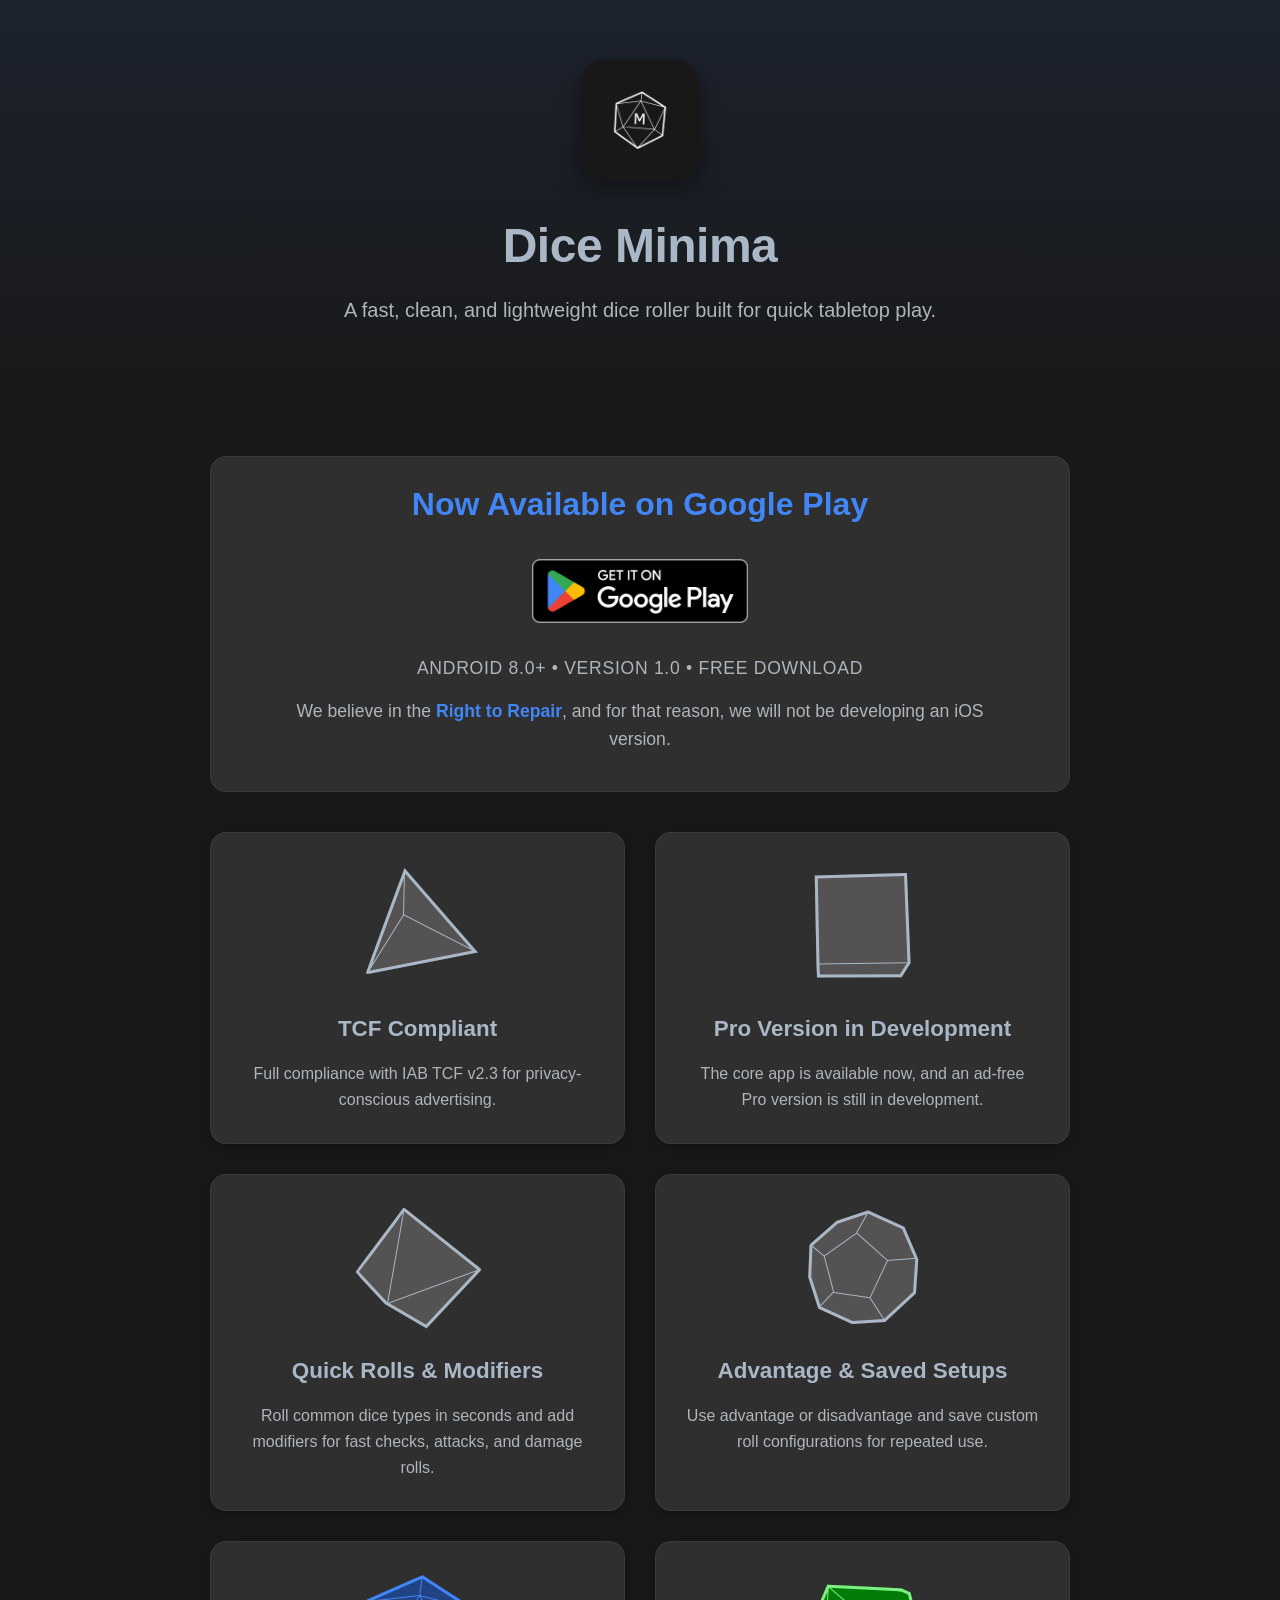
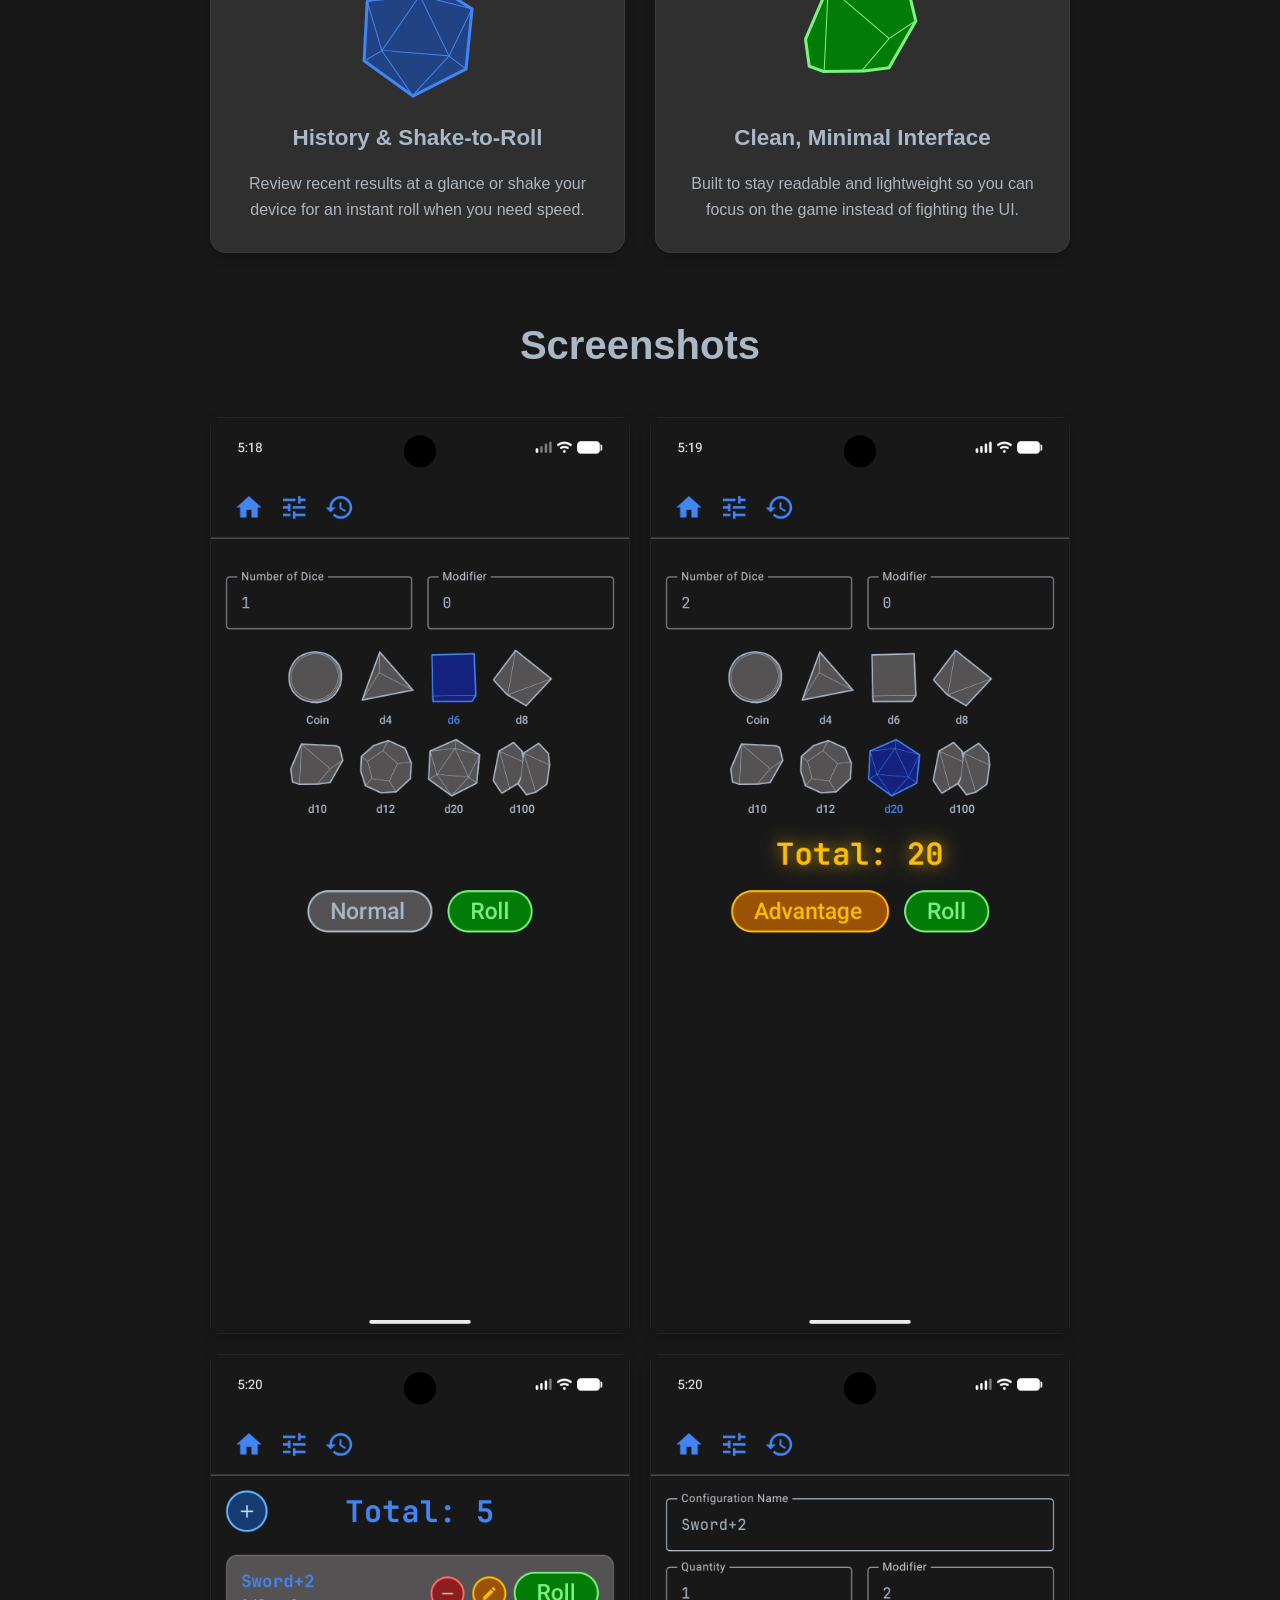
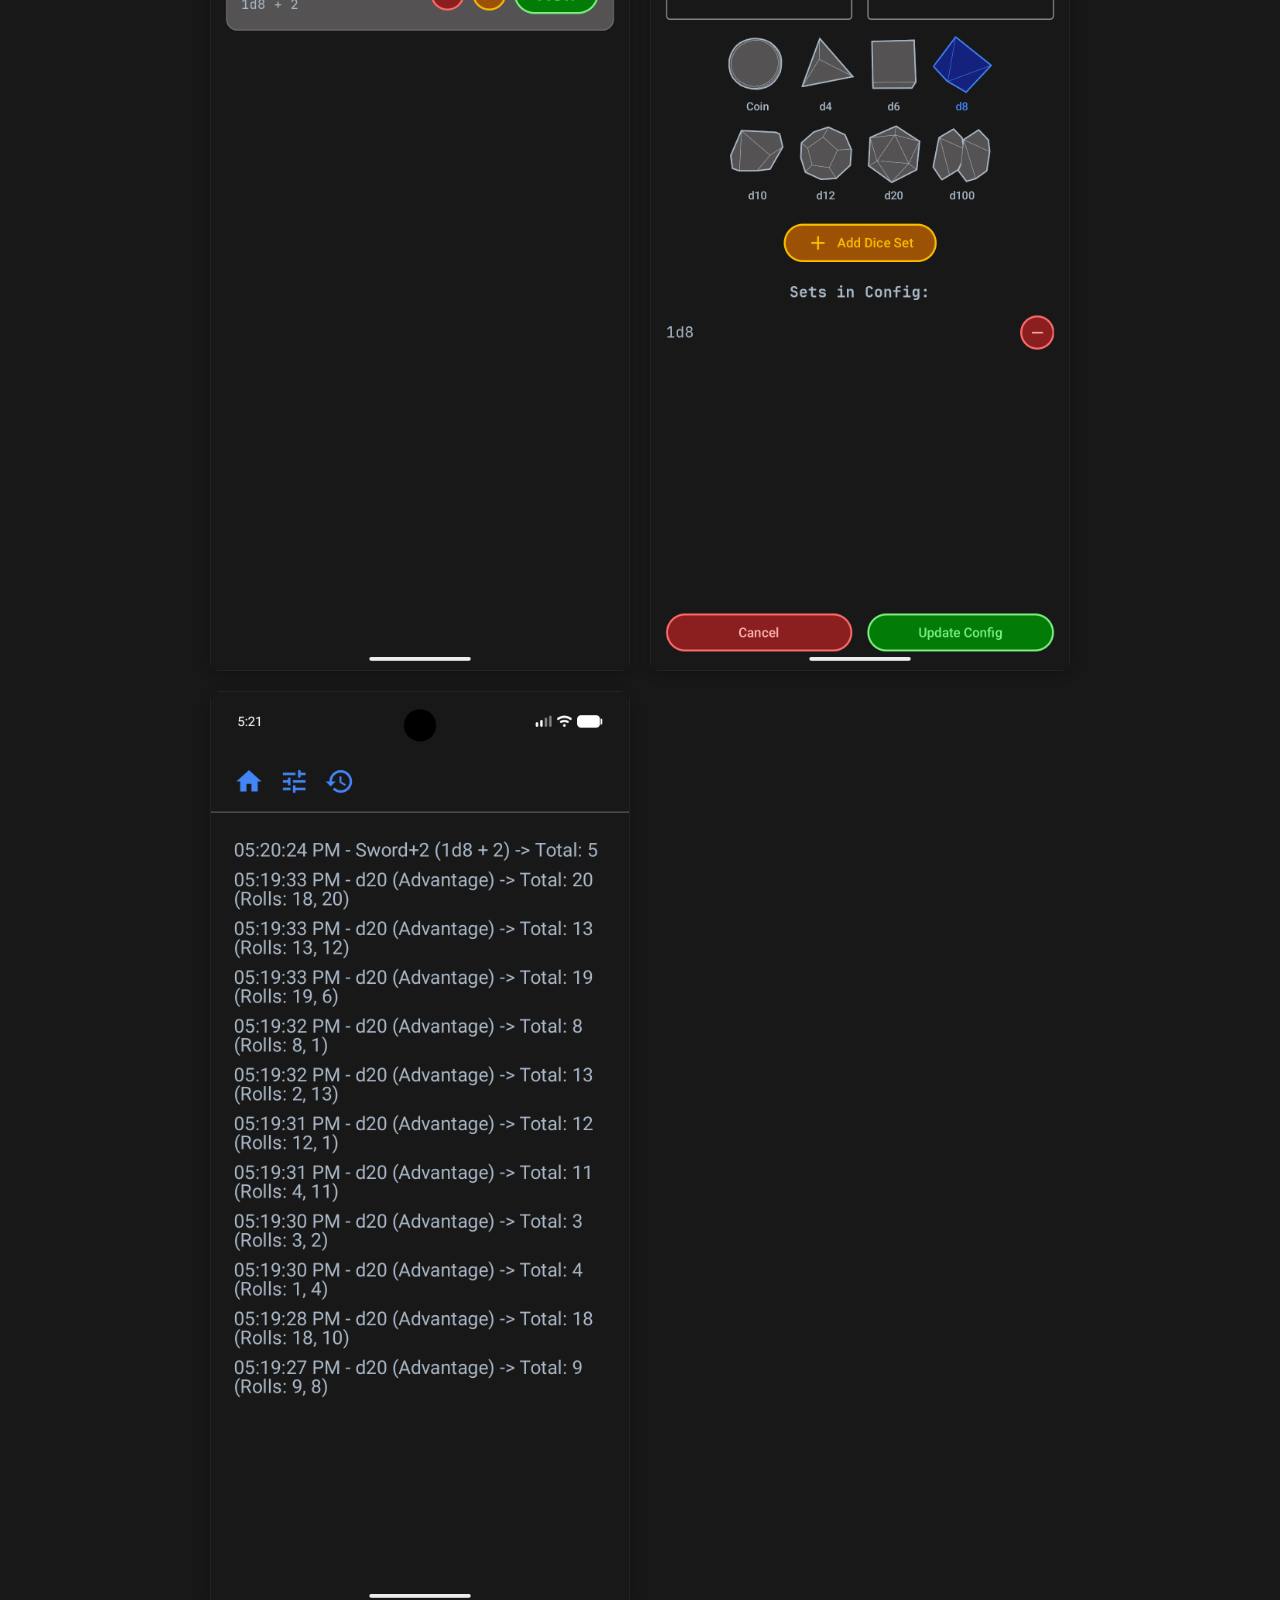
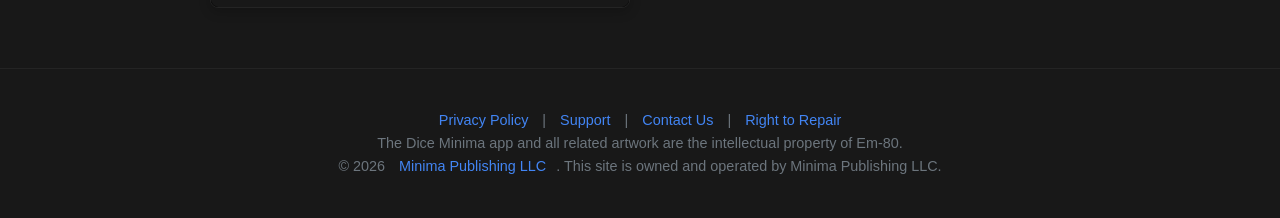
<file: index.html>
<!DOCTYPE html>
<html lang="en">
<head>
    <meta charset="UTF-8">
    <meta name="viewport" content="width=device-width, initial-scale=1.0">
    
    <title>Dice Minima | Fast Digital Dice Roller for Android</title>
    <meta name="title" content="Dice Minima | Fast Digital Dice Roller for Android">
    <meta name="description" content="Fast, clean, and lightweight dice rolling for tabletop play on Android. Roll common dice, add modifiers, save custom setups, and review recent results.">
    <meta name="keywords" content="Dice Minima, dice roller, Android, TTRPG, DnD, tabletop RPG, digital dice, advantage, disadvantage">
    <link rel="canonical" href="https://diceminima.com/">

    <meta property="og:type" content="website">
    <meta property="og:url" content="https://diceminima.com/">
    <meta property="og:title" content="Dice Minima | Fast Digital Dice Roller for Android">
    <meta property="og:description" content="A fast, clean, and lightweight dice roller for quick tabletop play. Now available on Google Play.">
    <meta property="og:image" content="https://diceminima.com/assets/img/iconappstore.png">

    <meta property="twitter:card" content="summary_large_image">
    <meta property="twitter:url" content="https://diceminima.com/">
    <meta property="twitter:title" content="Dice Minima | Fast Digital Dice Roller for Android">
    <meta property="twitter:description" content="Fast, clean, and lightweight dice rolling for tabletop play. Download Dice Minima on Google Play.">
    <meta property="twitter:image" content="https://diceminima.com/assets/img/iconappstore.png">

    <link rel="stylesheet" href="assets/css/style.css">
    <link rel="icon" href="assets/img/iconappstore.png">
</head>
<body>

    <header>
        <img src="assets/img/iconappstore.png" alt="Dice Minima App Icon" class="app-icon">
        <h1>Dice Minima</h1>
        <p class="subtitle">A fast, clean, and lightweight dice roller built for quick tabletop play.</p>
    </header>

    <main class="container">
        <section class="release-stack">
            <div class="release-info download-card">
                <h2>Now Available on Google Play</h2>
                <div class="hero-actions">
                    <a class="store-badge-link" href="https://play.google.com/store/apps/details?id=com.em_80.Dice_Minima" target="_blank" rel="noopener noreferrer" aria-label="Get Dice Minima on Google Play">
                        <img class="store-badge google-play-badge" src="assets/img/GetItOnGooglePlay_Badge_Web_color_English.png" alt="Get it on Google Play">
                    </a>
                </div>
                <p class="release-meta">Android 8.0+ • Version 1.0 • Free download</p>
                <p>We believe in the <a href="right-to-repair.html">Right to Repair</a>, and for that reason, we will not be developing an iOS version.</p>
            </div>
        </section>
        <section class="features">
            <!-- Feature 1: TCF Compliant -->
            <div class="feature-card">
                <div class="die-container">
                    <div class="die-layer die-field" style="--die-field-tint: #545252; -webkit-mask-position: -128px 0px; mask-position: -128px 0px;"></div>
                    <div class="die-layer die-outline" style="--die-outline-tint: #A9B7C6; -webkit-mask-position: -128px 0px; mask-position: -128px 0px;"></div>
                </div>
                <h3>TCF Compliant</h3>
                <p>Full compliance with IAB TCF v2.3 for privacy-conscious advertising.</p>
            </div>

            <!-- Feature 2: Pro Version -->
            <div class="feature-card">
                <div class="die-container">
                    <div class="die-layer die-field" style="--die-field-tint: #545252; -webkit-mask-position: -256px 0px; mask-position: -256px 0px;"></div>
                    <div class="die-layer die-outline" style="--die-outline-tint: #A9B7C6; -webkit-mask-position: -256px 0px; mask-position: -256px 0px;"></div>
                </div>
                <h3>Pro Version in Development</h3>
                <p>The core app is available now, and an ad-free Pro version is still in development.</p>
            </div>

            <!-- Feature 3: Quick Rolls -->
            <div class="feature-card">
                <div class="die-container">
                    <div class="die-layer die-field" style="--die-field-tint: #545252; -webkit-mask-position: -384px 0px; mask-position: -384px 0px;"></div>
                    <div class="die-layer die-outline" style="--die-outline-tint: #A9B7C6; -webkit-mask-position: -384px 0px; mask-position: -384px 0px;"></div>
                </div>
                <h3>Quick Rolls & Modifiers</h3>
                <p>Roll common dice types in seconds and add modifiers for fast checks, attacks, and damage rolls.</p>
            </div>

            <!-- Feature 4: Saved Setups -->
            <div class="feature-card">
                <div class="die-container">
                    <div class="die-layer die-field" style="--die-field-tint: #545252; -webkit-mask-position: -640px 0px; mask-position: -640px 0px;"></div>
                    <div class="die-layer die-outline" style="--die-outline-tint: #A9B7C6; -webkit-mask-position: -640px 0px; mask-position: -640px 0px;"></div>
                </div>
                <h3>Advantage & Saved Setups</h3>
                <p>Use advantage or disadvantage and save custom roll configurations for repeated use.</p>
            </div>

            <!-- Feature 5: History and Shake -->
            <div class="feature-card">
                <div class="die-container">
                    <div class="die-layer die-field" style="--die-field-tint: #214283; -webkit-mask-position: -768px 0px; mask-position: -768px 0px;"></div>
                    <div class="die-layer die-outline" style="--die-outline-tint: #4285F4; -webkit-mask-position: -768px 0px; mask-position: -768px 0px;"></div>
                </div>
                <h3>History & Shake-to-Roll</h3>
                <p>Review recent results at a glance or shake your device for an instant roll when you need speed.</p>
            </div>

            <!-- Feature 6: Minimal Interface -->
            <div class="feature-card">
                <div class="die-container">
                    <div class="die-layer die-field" style="--die-field-tint: #027C07; -webkit-mask-position: -512px 0px; mask-position: -512px 0px;"></div>
                    <div class="die-layer die-outline" style="--die-outline-tint: #7EEF83; -webkit-mask-position: -512px 0px; mask-position: -512px 0px;"></div>
                </div>
                <h3>Clean, Minimal Interface</h3>
                <p>Built to stay readable and lightweight so you can focus on the game instead of fighting the UI.</p>
            </div>
        </section>

        <section class="screenshots">
            <h2>Screenshots</h2>
            <div class="screenshot-gallery">
                <img src="assets/img/diceminima_screenshots/Screenshot_20260813_171838.png" alt="Dice Minima screenshot showing the main dice rolling interface">
                <img src="assets/img/diceminima_screenshots/Screenshot_20260813_172000.png" alt="Dice Minima screenshot showing recent roll history and controls">
                <img src="assets/img/diceminima_screenshots/Screenshot_20260813_172053.png" alt="Dice Minima screenshot showing a roll result and app layout">
                <img src="assets/img/diceminima_screenshots/Screenshot_20260813_172106.png" alt="Dice Minima screenshot showing additional dice rolling options">
                <img src="assets/img/diceminima_screenshots/Screenshot_20260813_172119.png" alt="Dice Minima screenshot showing the interface on another app screen">
            </div>
        </section>
    </main>

    <footer>
        <p><a href="privacy.html">Privacy Policy</a> | <a href="support.html">Support</a> | <a href="contact.html">Contact Us</a> | <a href="right-to-repair.html">Right to Repair</a></p>
        <p>The Dice Minima app and all related artwork are the intellectual property of Em-80.</p>
        <p>&copy; 2026 <a href="https://minimapublishing.com/">Minima Publishing LLC</a>. This site is owned and operated by Minima Publishing LLC.</p>
    </footer>

</body>
</html>
</file>
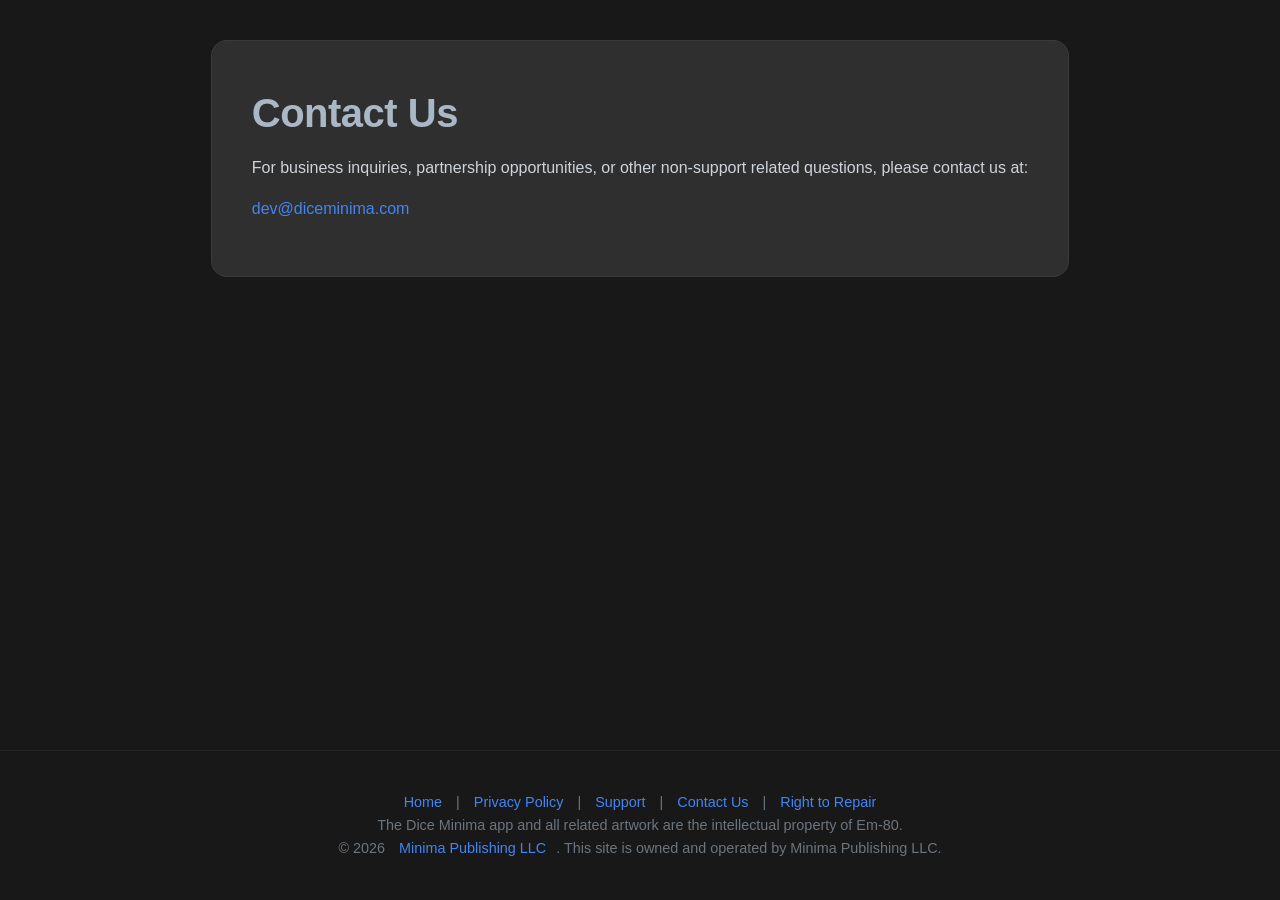
<file: contact.html>
<!DOCTYPE html>
<html lang="en">
<head>
    <meta charset="UTF-8">
    <meta name="viewport" content="width=device-width, initial-scale=1.0">
    <title>Contact Us - Dice Minima</title>
    <link rel="stylesheet" href="assets/css/style.css">
    <link rel="icon" href="assets/img/iconappstore.png">
</head>
<body>

    <main class="container">
        <div class="privacy-content">
            <h1>Contact Us</h1>
            <p>For business inquiries, partnership opportunities, or other non-support related questions, please contact us at:</p>
            <p><a href="mailto:dev@diceminima.com">dev@diceminima.com</a></p>
        </div>
    </main>

    <footer>
        <p><a href="index.html">Home</a> | <a href="privacy.html">Privacy Policy</a> | <a href="support.html">Support</a> | <a href="contact.html">Contact Us</a> | <a href="right-to-repair.html">Right to Repair</a></p>
        <p>The Dice Minima app and all related artwork are the intellectual property of Em-80.</p>
        <p>&copy; 2026 <a href="https://minimapublishing.com/">Minima Publishing LLC</a>. This site is owned and operated by Minima Publishing LLC.</p>
    </footer>

</body>
</html>
</file>
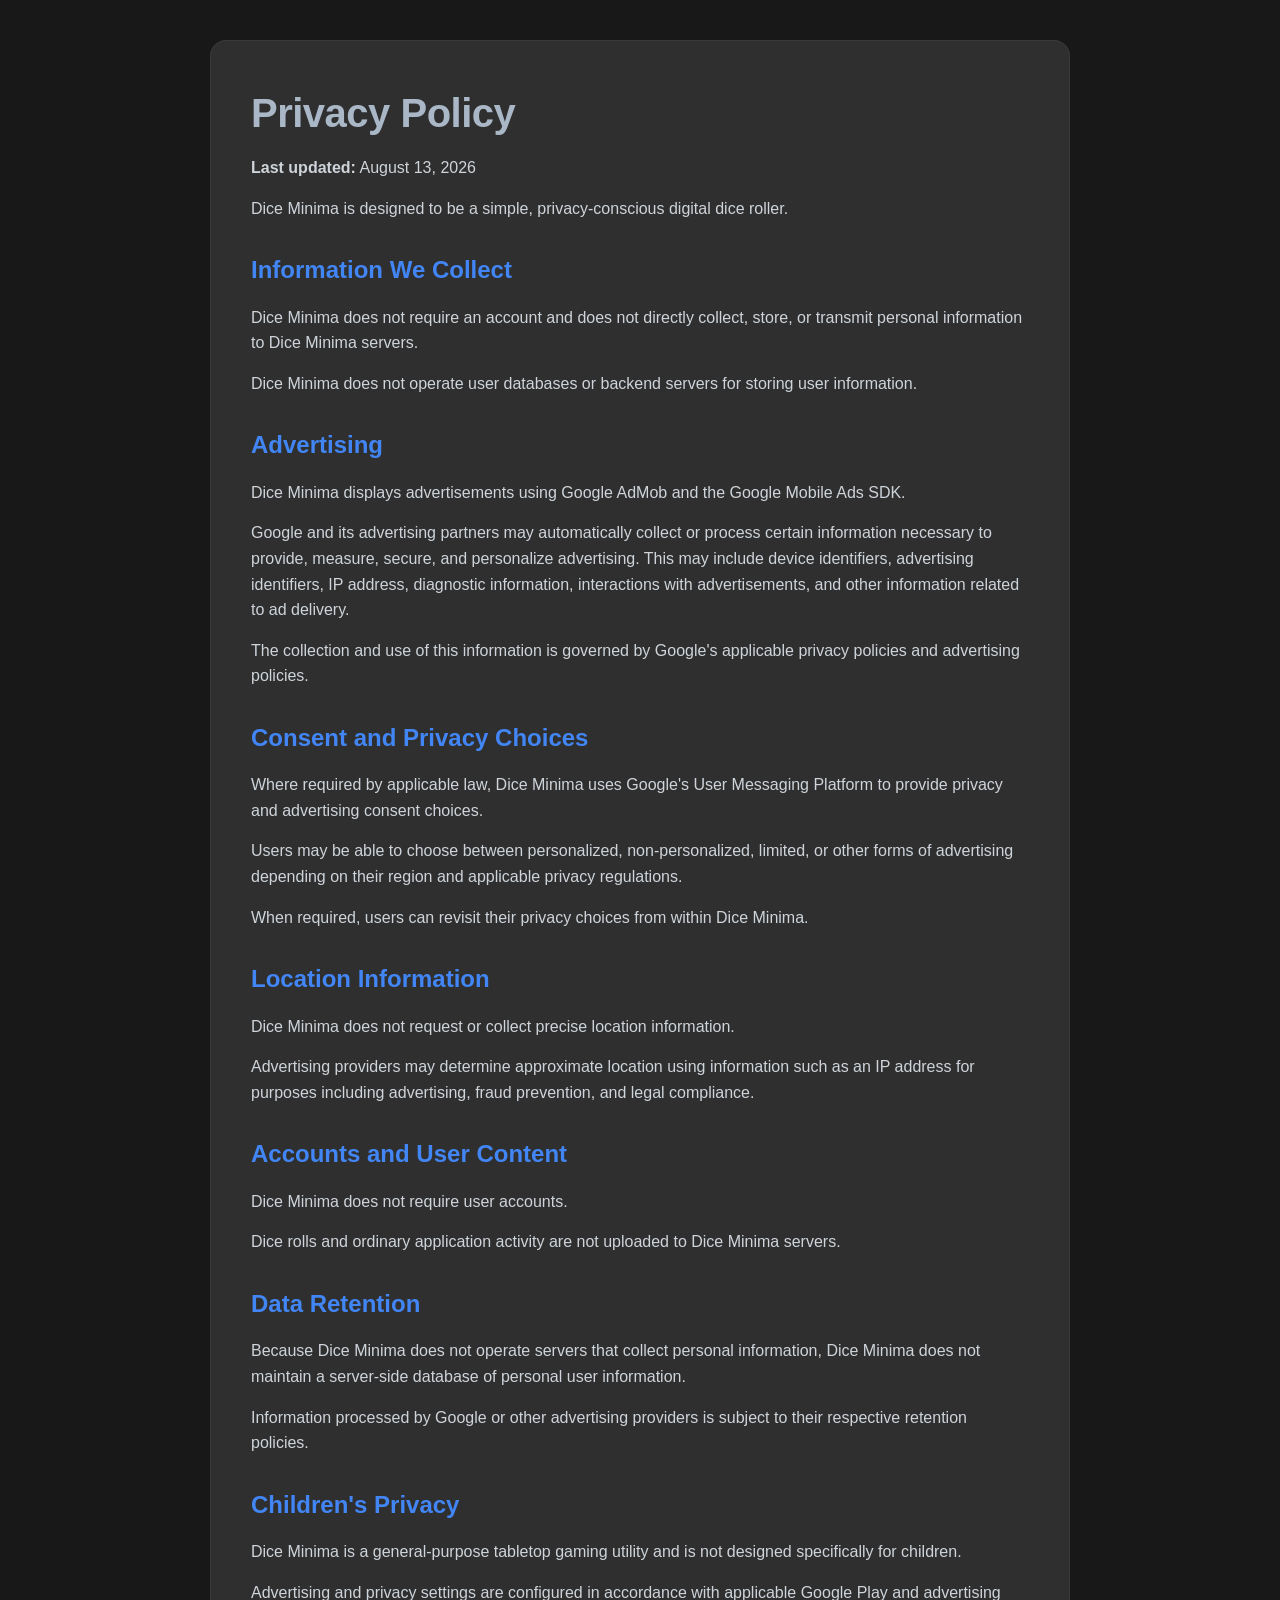
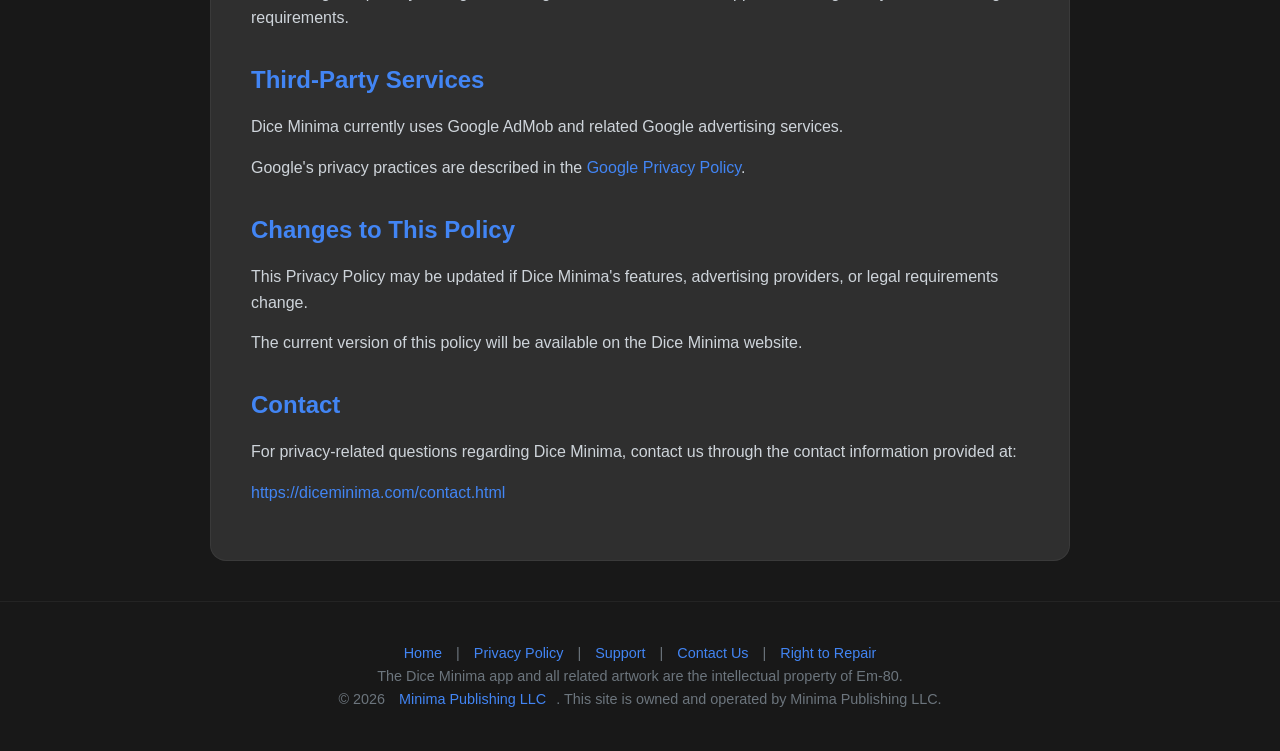
<file: privacy.html>
<!DOCTYPE html>
<html lang="en">
<head>
    <meta charset="UTF-8">
    <meta name="viewport" content="width=device-width, initial-scale=1.0">
    <title>Privacy Policy - Dice Minima</title>
    <meta name="description" content="Read the Dice Minima Privacy Policy, including details about advertising, consent choices, and third-party services.">
    <link rel="canonical" href="https://diceminima.com/privacy.html">
    <link rel="stylesheet" href="assets/css/style.css">
    <link rel="icon" href="assets/img/iconappstore.png">
</head>
<body>

    <main class="container">
        <div class="privacy-content">
            <h1>Privacy Policy</h1>
            <p><strong>Last updated:</strong> August 13, 2026</p>
            
            <p>Dice Minima is designed to be a simple, privacy-conscious digital dice roller.</p>

            <h2>Information We Collect</h2>
            <p>Dice Minima does not require an account and does not directly collect, store, or transmit personal information to Dice Minima servers.</p>
            <p>Dice Minima does not operate user databases or backend servers for storing user information.</p>

            <h2>Advertising</h2>
            <p>Dice Minima displays advertisements using Google AdMob and the Google Mobile Ads SDK.</p>
            <p>Google and its advertising partners may automatically collect or process certain information necessary to provide, measure, secure, and personalize advertising. This may include device identifiers, advertising identifiers, IP address, diagnostic information, interactions with advertisements, and other information related to ad delivery.</p>
            <p>The collection and use of this information is governed by Google's applicable privacy policies and advertising policies.</p>

            <h2>Consent and Privacy Choices</h2>
            <p>Where required by applicable law, Dice Minima uses Google's User Messaging Platform to provide privacy and advertising consent choices.</p>
            <p>Users may be able to choose between personalized, non-personalized, limited, or other forms of advertising depending on their region and applicable privacy regulations.</p>
            <p>When required, users can revisit their privacy choices from within Dice Minima.</p>

            <h2>Location Information</h2>
            <p>Dice Minima does not request or collect precise location information.</p>
            <p>Advertising providers may determine approximate location using information such as an IP address for purposes including advertising, fraud prevention, and legal compliance.</p>

            <h2>Accounts and User Content</h2>
            <p>Dice Minima does not require user accounts.</p>
            <p>Dice rolls and ordinary application activity are not uploaded to Dice Minima servers.</p>

            <h2>Data Retention</h2>
            <p>Because Dice Minima does not operate servers that collect personal information, Dice Minima does not maintain a server-side database of personal user information.</p>
            <p>Information processed by Google or other advertising providers is subject to their respective retention policies.</p>

            <h2>Children's Privacy</h2>
            <p>Dice Minima is a general-purpose tabletop gaming utility and is not designed specifically for children.</p>
            <p>Advertising and privacy settings are configured in accordance with applicable Google Play and advertising requirements.</p>

            <h2>Third-Party Services</h2>
            <p>Dice Minima currently uses Google AdMob and related Google advertising services.</p>
            <p>Google's privacy practices are described in the <a href="https://policies.google.com/privacy">Google Privacy Policy</a>.</p>

            <h2>Changes to This Policy</h2>
            <p>This Privacy Policy may be updated if Dice Minima's features, advertising providers, or legal requirements change.</p>
            <p>The current version of this policy will be available on the Dice Minima website.</p>

            <h2>Contact</h2>
            <p>For privacy-related questions regarding Dice Minima, contact us through the contact information provided at:</p>
            <p><a href="https://diceminima.com/contact.html">https://diceminima.com/contact.html</a></p>
        </div>
    </main>

    <footer>
        <p><a href="index.html">Home</a> | <a href="privacy.html">Privacy Policy</a> | <a href="support.html">Support</a> | <a href="contact.html">Contact Us</a> | <a href="right-to-repair.html">Right to Repair</a></p>
        <p>The Dice Minima app and all related artwork are the intellectual property of Em-80.</p>
        <p>&copy; 2026 <a href="https://minimapublishing.com/">Minima Publishing LLC</a>. This site is owned and operated by Minima Publishing LLC.</p>
    </footer>

</body>
</html>
</file>
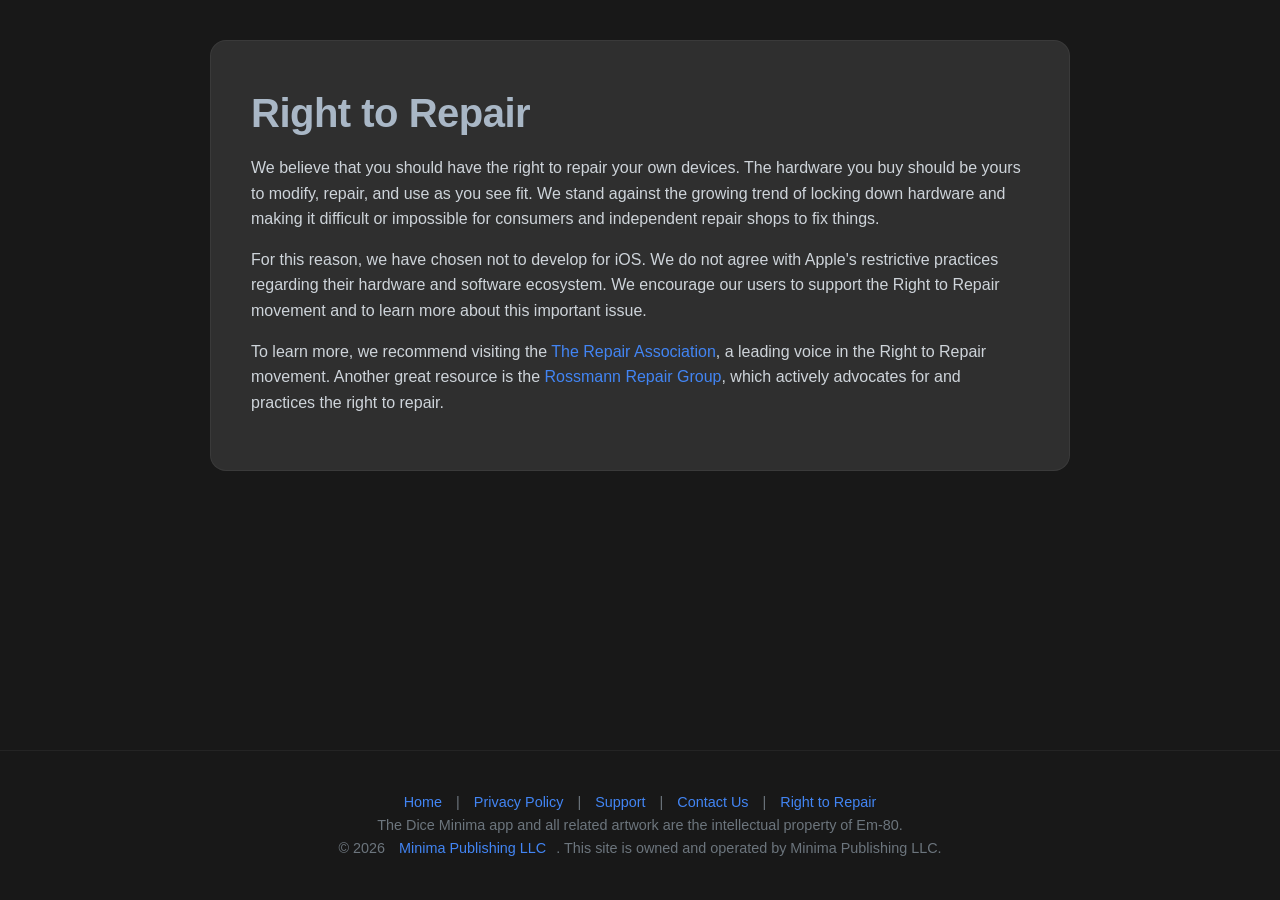
<file: right-to-repair.html>
<!DOCTYPE html>
<html lang="en">
<head>
    <meta charset="UTF-8">
    <meta name="viewport" content="width=device-width, initial-scale=1.0">
    <title>Right to Repair - Dice Minima</title>
    <link rel="stylesheet" href="assets/css/style.css">
    <link rel="icon" href="assets/img/iconappstore.png">
</head>
<body>

    <main class="container">
        <div class="privacy-content">
            <h1>Right to Repair</h1>
            <p>We believe that you should have the right to repair your own devices. The hardware you buy should be yours to modify, repair, and use as you see fit. We stand against the growing trend of locking down hardware and making it difficult or impossible for consumers and independent repair shops to fix things.</p>
            <p>For this reason, we have chosen not to develop for iOS. We do not agree with Apple's restrictive practices regarding their hardware and software ecosystem. We encourage our users to support the Right to Repair movement and to learn more about this important issue.</p>
            <p>To learn more, we recommend visiting the <a href="https://www.fighttorepair.org/" target="_blank" rel="noopener noreferrer">The Repair Association</a>, a leading voice in the Right to Repair movement. Another great resource is the <a href="https://www.rossmanngroup.com/" target="_blank" rel="noopener noreferrer">Rossmann Repair Group</a>, which actively advocates for and practices the right to repair.</p>
        </div>
    </main>

    <footer>
        <p><a href="index.html">Home</a> | <a href="privacy.html">Privacy Policy</a> | <a href="support.html">Support</a> | <a href="contact.html">Contact Us</a> | <a href="right-to-repair.html">Right to Repair</a></p>
        <p>The Dice Minima app and all related artwork are the intellectual property of Em-80.</p>
        <p>&copy; 2026 <a href="https://minimapublishing.com/">Minima Publishing LLC</a>. This site is owned and operated by Minima Publishing LLC.</p>
    </footer>

</body>
</html>
</file>
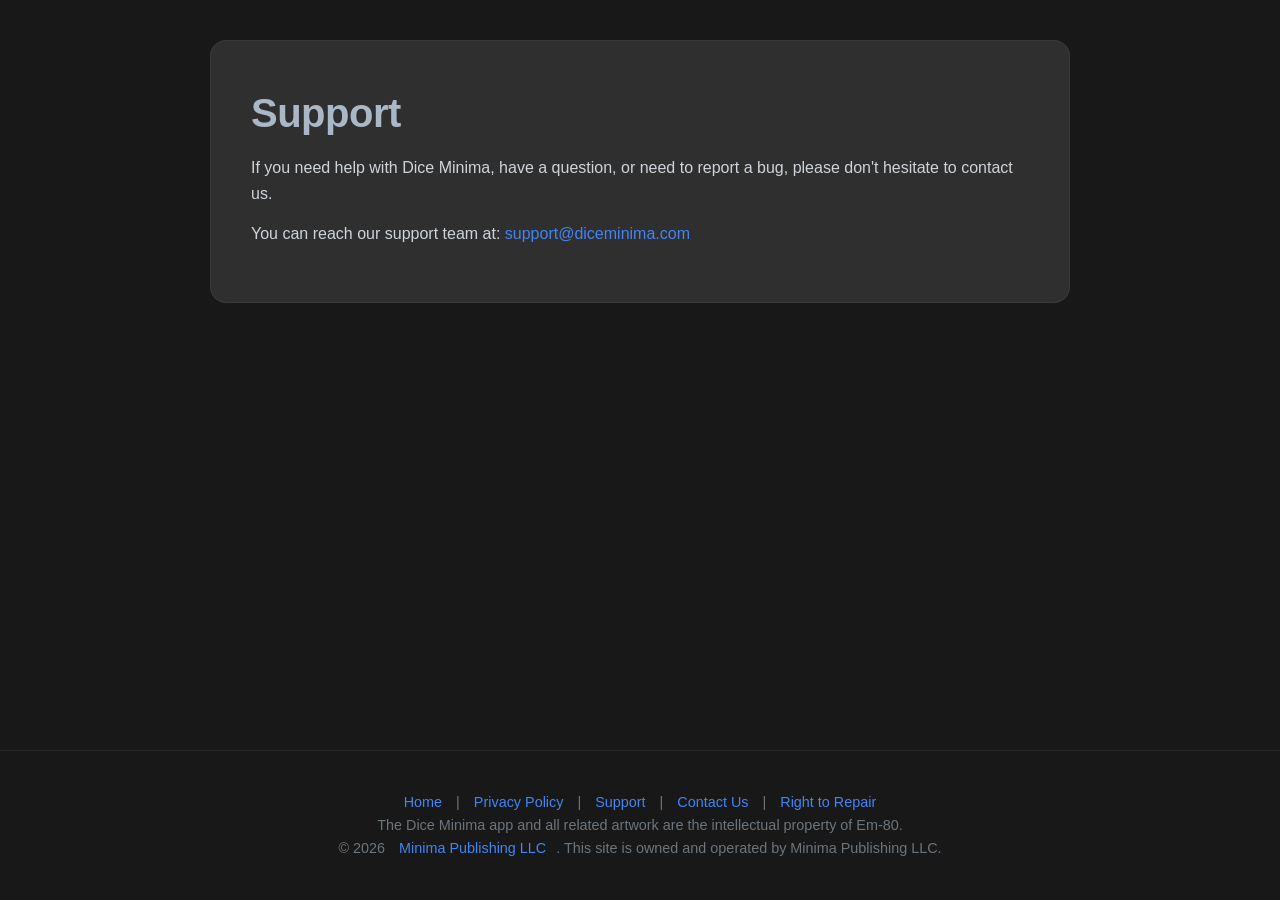
<file: support.html>
<!DOCTYPE html>
<html lang="en">
<head>
    <meta charset="UTF-8">
    <meta name="viewport" content="width=device-width, initial-scale=1.0">
    <title>Support - Dice Minima</title>
    <link rel="stylesheet" href="assets/css/style.css">
    <link rel="icon" href="assets/img/iconappstore.png">
</head>
<body>

    <main class="container">
        <div class="privacy-content">
            <h1>Support</h1>
            <p>If you need help with Dice Minima, have a question, or need to report a bug, please don't hesitate to contact us.</p>
            <p>You can reach our support team at: <a href="mailto:support@diceminima.com">support@diceminima.com</a></p>
        </div>
    </main>

    <footer>
        <p><a href="index.html">Home</a> | <a href="privacy.html">Privacy Policy</a> | <a href="support.html">Support</a> | <a href="contact.html">Contact Us</a> | <a href="right-to-repair.html">Right to Repair</a></p>
        <p>The Dice Minima app and all related artwork are the intellectual property of Em-80.</p>
        <p>&copy; 2026 <a href="https://minimapublishing.com/">Minima Publishing LLC</a>. This site is owned and operated by Minima Publishing LLC.</p>
    </footer>

</body>
</html>
</file>
<file: assets/css/style.css>
:root {
    --bg-color: #181818;
    --text-color: #A9B7C6;
    --accent-color: #4285F4;
    --card-bg: #2F2F2F;
    --font-family: 'Segoe UI', Roboto, Helvetica, Arial, sans-serif;
}

* {
    box-sizing: border-box;
    margin: 0;
    padding: 0;
}

body {
    background-color: var(--bg-color);
    color: var(--text-color);
    font-family: var(--font-family);
    line-height: 1.6;
    display: flex;
    flex-direction: column;
    min-height: 100vh;
}

a {
    color: var(--accent-color);
    text-decoration: none;
}

a:hover {
    text-decoration: underline;
}

header {
    text-align: center;
    padding: 60px 20px;
    background: linear-gradient(180deg, rgba(66, 133, 244, 0.1) 0%, transparent 100%);
}

.app-icon {
    width: 120px;
    height: 120px;
    border-radius: 24px;
    box-shadow: 0 8px 24px rgba(0, 0, 0, 0.4);
    margin-bottom: 20px;
}

h1 {
    font-size: 3rem;
    font-weight: 800;
    margin-bottom: 10px;
    letter-spacing: -0.5px;
}

.subtitle {
    font-size: 1.25rem;
    color: #adb5bd;
    max-width: 600px;
    margin: 0 auto 30px;
}

.container {
    max-width: 900px;
    margin: 0 auto;
    padding: 0 20px;
    flex: 1;
}

.release-stack {
    display: flex;
    flex-direction: column;
    gap: 24px;
    margin-top: 40px;
}

.release-info {
    background-color: var(--card-bg);
    border-radius: 16px;
    padding: 30px;
    text-align: center;
    border: 1px solid rgba(255, 255, 255, 0.05);
}

.download-card {
    padding-top: 22px;
    padding-bottom: 22px;
}

.release-info h2 {
    font-size: 2rem;
    margin-bottom: 20px;
    color: var(--accent-color);
}

.release-info p {
    font-size: 1.1rem;
    color: #adb5bd;
    max-width: 700px;
    margin: 0 auto 15px;
}

.release-info a {
    font-weight: 600;
}

.hero-actions {
    margin: 8px 0 16px;
}

.store-badge-link {
    display: inline-block;
    line-height: 0;
    margin: 8px 0;
}

.store-badge-link:hover {
    text-decoration: none;
}

.store-badge-link:focus-visible {
    outline: 3px solid rgba(66, 133, 244, 0.9);
    outline-offset: 4px;
}

.store-badge {
    display: block;
    height: 64px;
    width: auto;
    max-width: 100%;
}

.primary-button {
    display: inline-block;
    padding: 14px 24px;
    border-radius: 999px;
    background: linear-gradient(135deg, #4285F4 0%, #6aa2ff 100%);
    color: #ffffff;
    font-weight: 700;
    box-shadow: 0 8px 24px rgba(66, 133, 244, 0.25);
    transition: transform 0.2s ease, box-shadow 0.2s ease;
}

.primary-button:hover {
    text-decoration: none;
    transform: translateY(-2px);
    box-shadow: 0 10px 28px rgba(66, 133, 244, 0.35);
}

.release-meta {
    font-size: 0.95rem;
    letter-spacing: 0.04em;
    text-transform: uppercase;
    color: #8ea0b3;
}

.features {
    display: grid;
    grid-template-columns: repeat(auto-fit, minmax(280px, 1fr));
    gap: 30px;
    margin-top: 40px;
    margin-bottom: 60px;
}

.feature-card {
    background-color: var(--card-bg);
    border-radius: 16px;
    padding: 30px;
    text-align: center;
    box-shadow: 0 4px 12px rgba(0, 0, 0, 0.2);
    border: 1px solid rgba(255, 255, 255, 0.05);
    transition: transform 0.2s ease;
}

.feature-card:hover {
    transform: translateY(-5px);
}

.feature-card h3 {
    margin-bottom: 15px;
    font-size: 1.4rem;
    color: var(--text-color);
}

.feature-card p {
    color: #adb5bd;
    font-size: 1rem;
}

/* Dice Sprite Container */
.die-container {
    position: relative;
    width: 128px; /* Render size - half of 256 for crispness */
    height: 128px;
    margin: 0 auto 20px;
    display: flex;
    justify-content: center;
    align-items: center;
}

.die-layer {
    position: absolute;
    top: 0;
    left: 0;
    width: 100%;
    height: 100%;
    -webkit-mask-repeat: no-repeat;
    mask-repeat: no-repeat;
    /* Assuming 256px sprite cells. We scale the mask using mask-size */
    -webkit-mask-size: auto 128px; /* scale to match our container height */
    mask-size: auto 128px;
}

/* Field (Background layer) */
.die-field {
    background-color: var(--die-field-tint, #4285F4);
    -webkit-mask-image: url('../img/dicesprite_feild.png');
    mask-image: url('../img/dicesprite_feild.png');
}

/* Outline (Foreground layer) */
.die-outline {
    background-color: var(--die-outline-tint, #ffffff);
    -webkit-mask-image: url('../img/dicesprite_outline.png');
    mask-image: url('../img/dicesprite_outline.png');
}

/* Privacy Page specific */
.privacy-content {
    background-color: var(--card-bg);
    padding: 40px;
    border-radius: 16px;
    margin: 40px auto;
    border: 1px solid rgba(255, 255, 255, 0.05);
}

.privacy-content h1 {
    font-size: 2.5rem;
    margin-bottom: 10px;
}

.privacy-content h2 {
    font-size: 1.5rem;
    margin-top: 30px;
    margin-bottom: 15px;
    color: var(--accent-color);
}

.privacy-content p {
    margin-bottom: 15px;
    color: #ced4da;
}

footer {
    text-align: center;
    padding: 40px 20px;
    color: #6c757d;
    font-size: 0.9rem;
    border-top: 1px solid rgba(255, 255, 255, 0.05);
}

footer a {
    margin: 0 10px;
    transition: color 0.2s;
}

/* Screenshots Section */
.screenshots {
    margin-bottom: 60px;
}

.screenshots h2 {
    text-align: center;
    font-size: 2.5rem;
    margin-bottom: 40px;
    color: var(--text-color);
}

.screenshot-gallery {
    display: grid;
    grid-template-columns: repeat(auto-fit, minmax(280px, 1fr));
    gap: 20px;
}

.screenshot-gallery img {
    width: 100%;
    border-radius: 8px;
    box-shadow: 0 4px 12px rgba(0, 0, 0, 0.2);
    border: 1px solid rgba(255, 255, 255, 0.05);
}

@media (max-width: 640px) {
    h1 {
        font-size: 2.4rem;
    }

    .subtitle {
        font-size: 1.1rem;
    }

    .release-info,
    .privacy-content,
    .feature-card {
        padding: 24px;
    }

    .primary-button {
        width: 100%;
        text-align: center;
    }

    .store-badge {
        height: 56px;
    }
}
</file>
